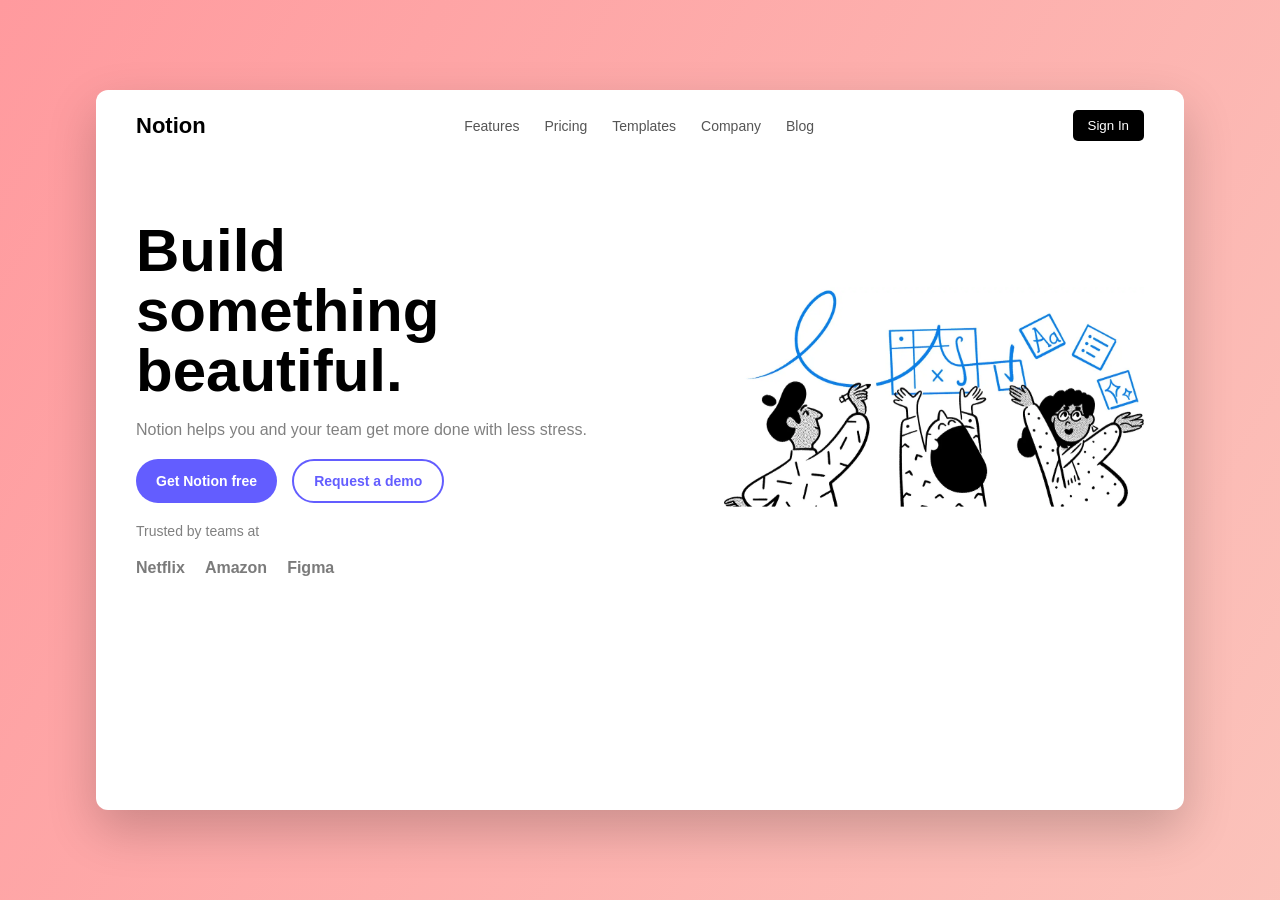
<file: assignment/index.html>
<!DOCTYPE html>
<html lang="en">
<head>
<meta charset="UTF-8">
<meta name="viewport" content="width=device-width, initial-scale=1.0">
<title>Notion Style Landing Page</title>

<style>

* {
  margin: 0;
  padding: 0;
  box-sizing: border-box;
  font-family: Arial, sans-serif;
}


body {
  height: 100vh;
  background: linear-gradient(120deg, #ff9a9e, #fad0c4, #a1c4fd, #c2e9fb);
  background-size: 400% 400%;
  animation: gradientBG 12s ease infinite;
  display: flex;
  justify-content: center;
  align-items: center;
}


@keyframes gradientBG {
  0% { background-position: 0% 50%; }
  50% { background-position: 100% 50%; }
  100% { background-position: 0% 50%; }
}


.container {
  width: 85%;
  height: 80vh;
  background: white;
  border-radius: 12px;
  box-shadow: 0 20px 50px rgba(0,0,0,0.2);
  padding: 20px 40px;
}


nav {
  display: flex;
  justify-content: space-between;
  align-items: center;
}

nav h2 {
  font-size: 22px;
}

nav ul {
  list-style: none;
  display: flex;
  gap: 25px;
}

nav ul li {
  font-size: 14px;
  color: #555;
  cursor: pointer;
}

nav ul li:hover {
  color: black;
}

nav button {
  padding: 8px 15px;
  border: none;
  background: black;
  color: white;
  border-radius: 5px;
  cursor: pointer;
}


.hero {
  display: flex;
  justify-content: space-between;
  align-items: center;
  margin-top: 80px;
}


.hero-text h1 {
  font-size: 60px;
  font-weight: bold;
  line-height: 1;
}

.hero-text p {
  color: gray;
  margin: 20px 0;
}


.cta-buttons {
  display: flex;
  gap: 15px;
  margin-top: 20px;
}

.btn-primary {
  padding: 12px 20px;
  background: #635dff;
  color: white;
  border: none;
  border-radius: 25px;
  font-size: 14px;
  cursor: pointer;
  font-weight: bold;
}

.btn-secondary {
  padding: 12px 20px;
  background: transparent;
  color: #635dff;
  border: 2px solid #635dff;
  border-radius: 25px;
  font-size: 14px;
  cursor: pointer;
  font-weight: bold;
}


.trusted-text {
  margin-top: 25px;
  font-size: 14px;
  color: gray;
}

.brands {
  display: flex;
  gap: 20px;
  margin-top: 10px;
  font-size: 16px;
  font-weight: bold;
  color: #444;
}

.brands span {
  opacity: 0.7;
}


.hero-illustration img {
  width: 420px;
  max-width: 100%;
  animation: float 4s ease-in-out infinite;
}


@keyframes float {
  0%,100% { transform: translateY(0); }
  50% { transform: translateY(-15px); }
}


@media (max-width: 900px) {
  .hero {
    flex-direction: column;
    text-align: center;
  }
  .hero-text h1 {
    font-size: 40px;
  }
  .cta-buttons {
    justify-content: center;
  }
}
</style>
</head>

<body>

<div class="container">


  <nav>
    <h2>Notion</h2>
    <ul>
      <li>Features</li>
      <li>Pricing</li>
      <li>Templates</li>
      <li>Company</li>
      <li>Blog</li>
    </ul>
    <button>Sign In</button>
  </nav>


  <div class="hero">


    <div class="hero-text">
      <h1>Build<br>something<br>beautiful.</h1>
      <p>Notion helps you and your team get more done with less stress.</p>


      <div class="cta-buttons">
        <button class="btn-primary">Get Notion free</button>
        <button class="btn-secondary">Request a demo</button>
      </div>

      
      <p class="trusted-text">Trusted by teams at</p>
      <div class="brands">
        <span>Netflix</span>
        <span>Amazon</span>
        <span>Figma</span>
      </div>
    </div>

    
    <div class="hero-illustration">
      <img src="illustration.jpg" alt="Hero Illustration">
    </div>

  </div>

</div>

</body>
</html>
</file>
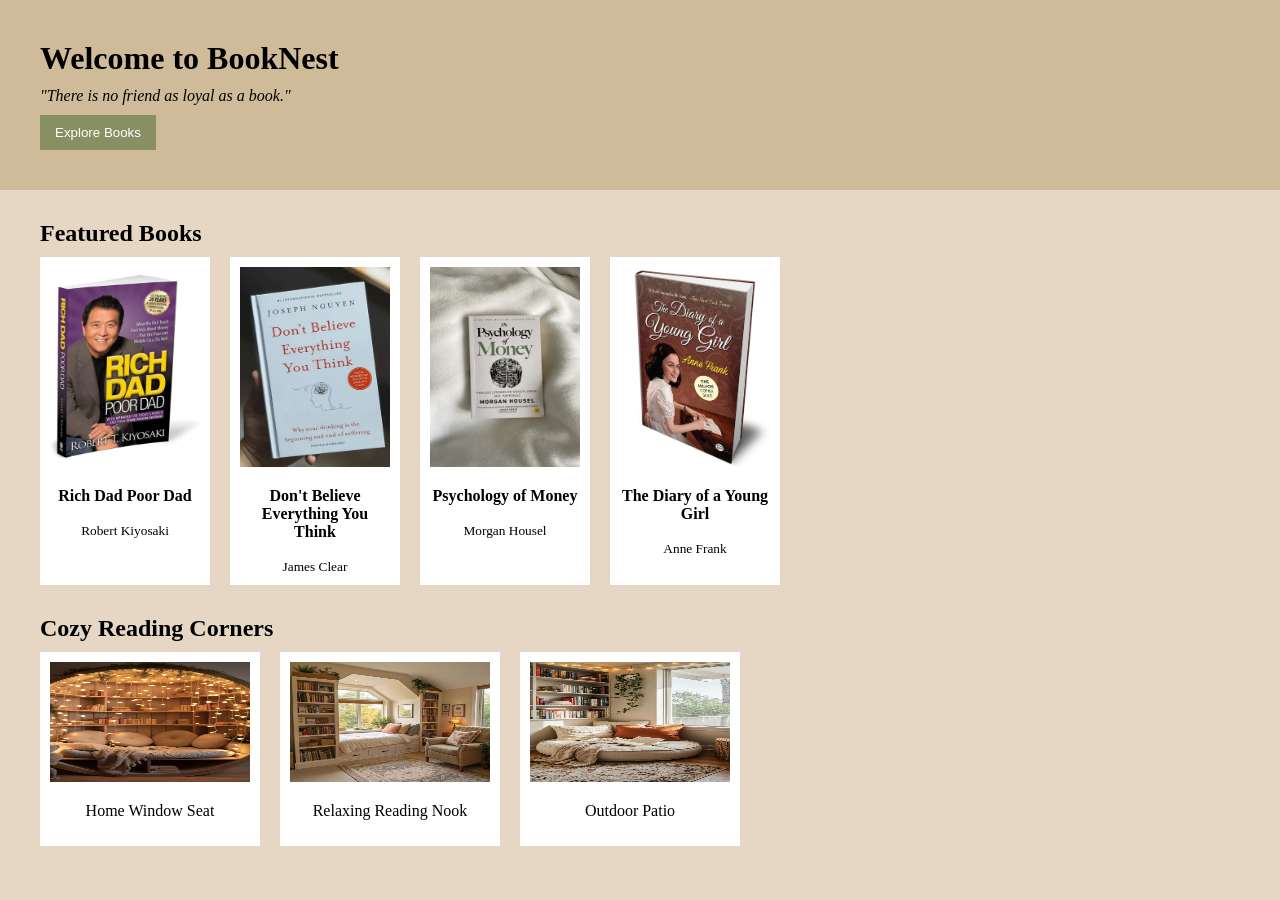
<file: bookshop/index.html>
<!DOCTYPE html>
<html lang="en">
<head>
  <meta charset="UTF-8">
  <title>BookNest</title>
  <style>
    body {
      margin: 0;
      font-family: italic;
      background-color: #e5d7c4;
    }

    .hero {
      background-color: #cfbb99;
      padding: 40px;
      display: flex;
      justify-content: space-between;
      align-items: center;
    }

    .hero-text h1 {
      margin: 0;
      font-size: 32px;
    }

    .hero-text p {
      font-style: italic;
      margin: 10px 0;
    }

    .hero-text button {
      padding: 10px 15px;
      border: none;
      background-color: #889063;
      color: white;
      cursor: pointer;
    }

    
    h2 {
      margin: 30px 40px 10px;
    }

    
    .books {
      display: flex;
      gap: 20px;
      padding: 0 40px;
    }

    .book {
      background: white;
      padding: 10px;
      text-align: center;
      width: 150px;
    }

    .book img {
      width: 100%;
      height: 200px;
      background-color:#354024;
    }

    
    .corners {
      display: flex;
      gap: 20px;
      padding: 0 40px 40px;
    }

    .corner {
      background: white;
      padding: 10px;
      width: 200px;
      text-align: center;
    }

    .corner img {
      width: 100%;
      height: 120px;
      background-color: #4c3d19;
    }
    .book a {
    text-decoration: none;
    color: black;
  }

  .book a:hover {
    opacity: 0.8;
  }
  </style>
</head>

<body>

  
  <div class="hero">
    <div class="hero-text">
      <h1>Welcome to BookNest</h1>
      <p>"There is no friend as loyal as a book."</p>
      <button>Explore Books</button>
    </div>
  </div>

  
  <h2>Featured Books</h2>
  <div class="books">
    <div class="book">
      <a href="https://www.amazon.in/Rich-Dad-Poor-Middle-Anniversary/dp/1612681131/ref=sr_1_3?crid=1Z3PMQ1BMDI82&dib=eyJ2IjoiMSJ9.[base64].j4wtEblmUwf6RX0jD6FVUX68oziOSlbBLEihW9vPo9Q&dib_tag=se&keywords=rich+dad+poor+dad+book+in+english&qid=1771826501&sprefix=rich%2Caps%2C441&sr=8-3" target="_blank">
      <img src="dance.jpg" class="profile-pic" alt="LinkedIn Profile">
      <p><b>Rich Dad Poor Dad</b></p>
      </a>
      <small>Robert Kiyosaki</small>
    </div>

    <div class="book">
      <a href="https://www.amazon.in/Dont-Believe-Everything-You-Think/dp/935543135X/ref=sr_1_5?crid=NVSWOTRDZLNN&dib=eyJ2IjoiMSJ9.[base64].Td3jkRtI125P1KYPQ6uK2M02fBzbX7ec9z4RE2rg_mw&dib_tag=se&keywords=book+for+reading&qid=1771826607&sprefix=book+for+rea%2Caps%2C450&sr=8-5" target="_blank">
      <img src="fire.jpg" class="profile-pic" alt="book link">
      <p><b>Don't Believe Everything You Think</b></p>
      </a>
      <small>James Clear</small>
    </div>

    <div class="book">
      <a href="https://www.amazon.in/Psychology-Money-Morgan-Housel/dp/9390166268/ref=sr_1_7?crid=NVSWOTRDZLNN&dib=eyJ2IjoiMSJ9.[base64].Td3jkRtI125P1KYPQ6uK2M02fBzbX7ec9z4RE2rg_mw&dib_tag=se&keywords=book+for+reading&qid=1771826607&sprefix=book+for+rea%2Caps%2C450&sr=8-7" target="_blank">
      <img src="goblet.jpg" class="profile-pic" alt="book link">
      <p><b>Psychology of Money</b></p>
      </a>
      <small>Morgan Housel</small>
    </div>

    <div class="book">
       <a href="https://www.amazon.in/Diary-Young-Girl-Anne-Frank/dp/8172345194/ref=sr_1_21?crid=NVSWOTRDZLNN&dib=eyJ2IjoiMSJ9.MryVBHOJMXG3Ixpl1O1IphXsYdBo_ktfRqYO2WJ9AOvGjHj071QN20LucGBJIEps.V1sBwZjvcXPXSNMhLzNgWAo8br2B8FXuODuK6t4Seis&dib_tag=se&keywords=book+for+reading&qid=1771826844&sprefix=book+for+rea%2Caps%2C450&sr=8-21&xpid=mCo9CG5Y2gD5L">
      <img src="crime.jpg" class="profile-pic" alt="book link">
      <p><b>The Diary of a Young Girl</b></p>
      </a>
      <small>Anne Frank</small>
    </div>
  </div>

  
  <h2>Cozy Reading Corners</h2>
  <div class="corners">
    <div class="corner">
      <img src="window.jpg" class="profile-pic" alt="">
      <p>Home Window Seat</p>
    </div>

    <div class="corner">
      <img src="nook.jpg" class="profile-pic" alt="">
      <p>Relaxing Reading Nook</p>
    </div>

    <div class="corner">
      <img src="outside.jpg" class="profile-pic" alt="">
      <p>Outdoor Patio</p>
    </div>
  </div>
  
</body>
</html>
</file>
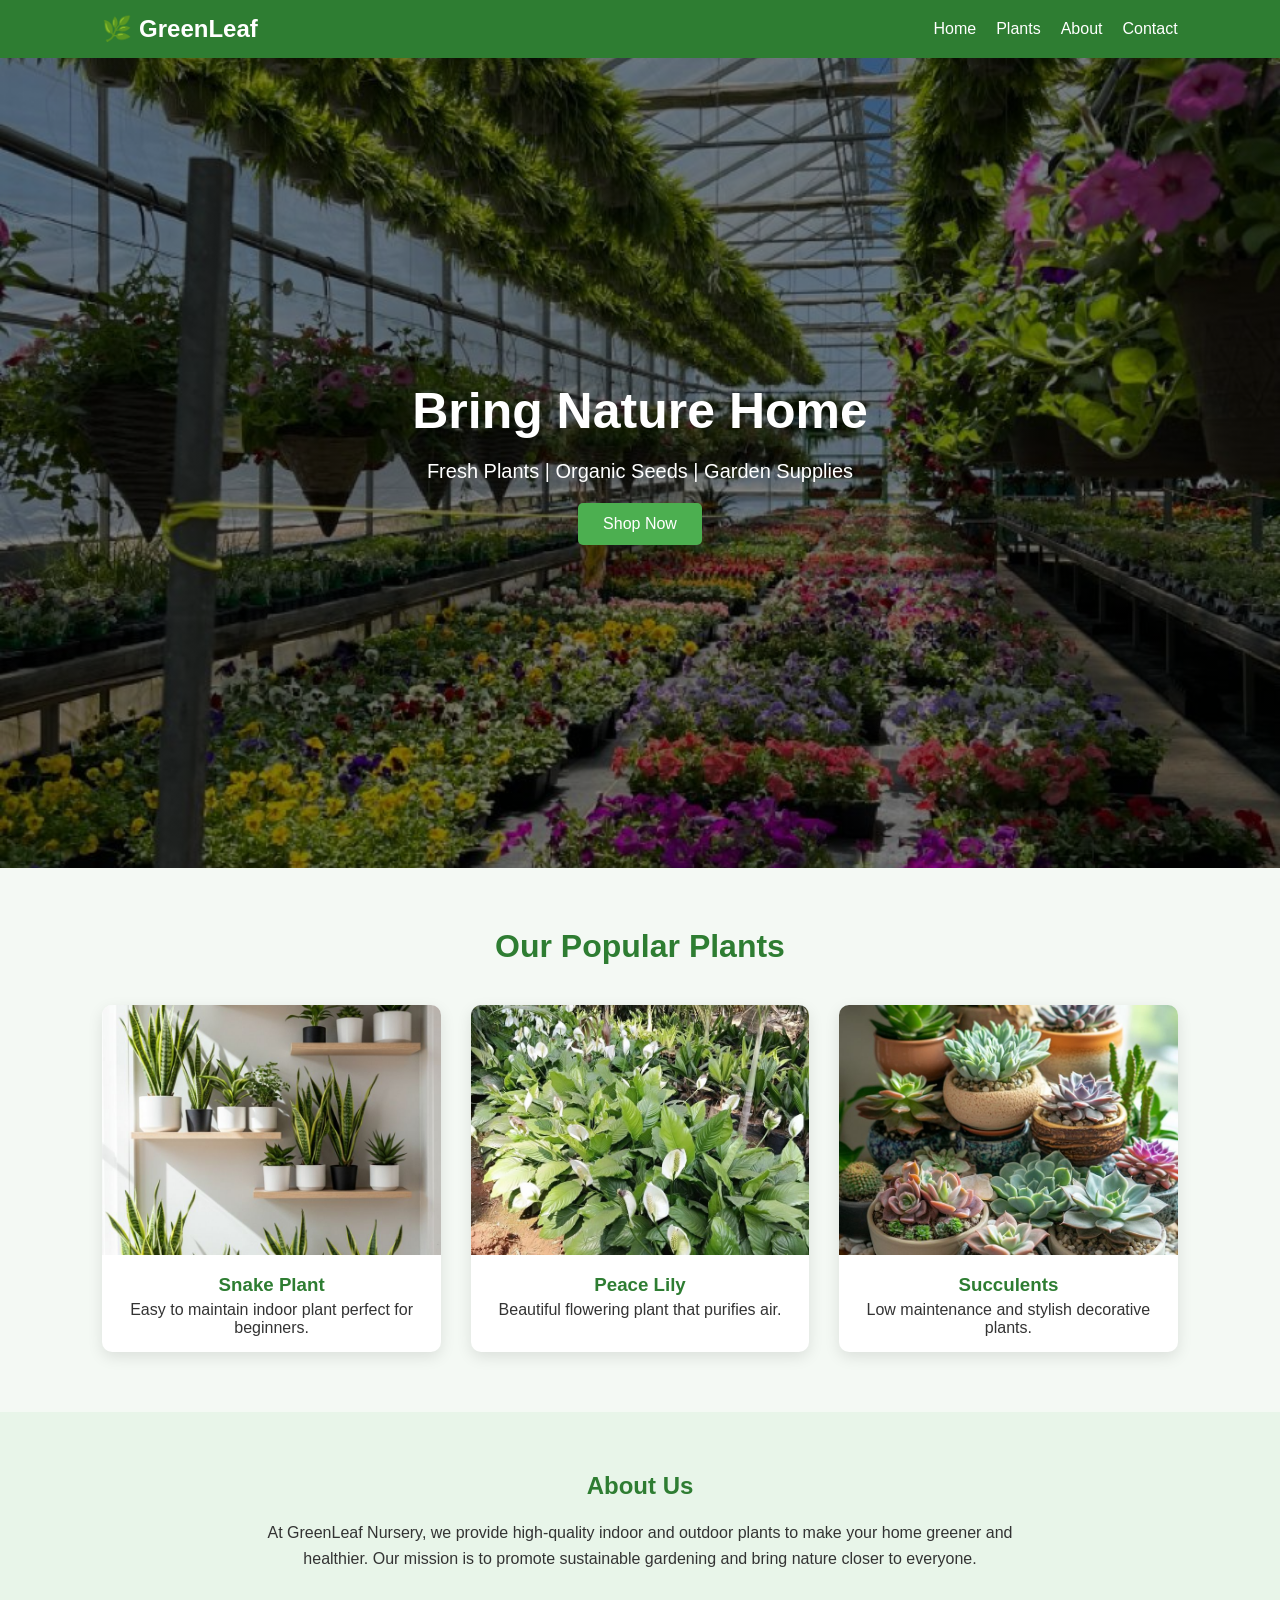
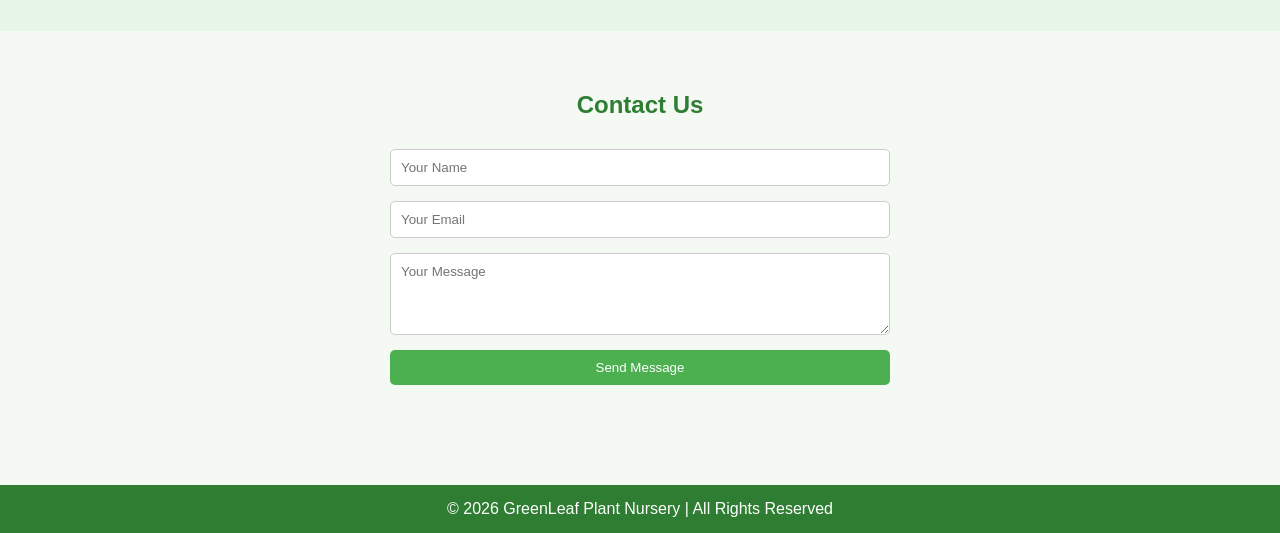
<file: nursery/index.html>
<!DOCTYPE html>
<html lang="en">
<head>
<meta charset="UTF-8">
<meta name="viewport" content="width=device-width, initial-scale=1.0">
<title>GreenLeaf Plant Nursery</title>

<style>

/* ===== GLOBAL STYLES ===== */
*{
    margin:0;
    padding:0;
    box-sizing:border-box;
    font-family: 'Segoe UI', sans-serif;
}

body{
    background:#f4f9f4;
    color:#333;
}

a{
    text-decoration:none;
    color:inherit;
}

/* ===== NAVBAR ===== */
nav{
    background:#2e7d32;
    color:white;
    padding:15px 8%;
    display:flex;
    justify-content:space-between;
    align-items:center;
}

nav h1{
    font-size:24px;
}

nav ul{
    list-style:none;
    display:flex;
    gap:20px;
}

nav ul li{
    cursor:pointer;
    transition:0.3s;
}

nav ul li:hover{
    color:#c8e6c9;
}

/* ===== HERO SECTION ===== */
.hero{
    height:90vh;
    background:linear-gradient(rgba(0,0,0,0.5), rgba(0,0,0,0.5)),
    url("nursery.jpeg") no-repeat;
    background-size:cover;
    background-position:center;
    display:flex;
    justify-content:center;
    align-items:center;
    text-align:center;
    color:white;
    padding:20px;
}

.hero h2{
    font-size:50px;
    margin-bottom:20px;
}

.hero p{
    font-size:20px;
    margin-bottom:20px;
}

.hero button{
    padding:12px 25px;
    border:none;
    background:#4caf50;
    color:white;
    font-size:16px;
    cursor:pointer;
    border-radius:5px;
    transition:0.3s;
}

.hero button:hover{
    background:#388e3c;
}

/* ===== PLANTS SECTION ===== */
.plants{
    padding:60px 8%;
    text-align:center;
}

.plants h2{
    margin-bottom:40px;
    font-size:32px;
    color:#2e7d32;
}

.plant-container{
    display:grid;
    grid-template-columns:repeat(auto-fit, minmax(250px, 1fr));
    gap:30px;
}

.card{
    background:white;
    border-radius:10px;
    overflow:hidden;
    box-shadow:0 5px 15px rgba(0,0,0,0.1);
    transition:0.3s;
}

.card:hover{
    transform:translateY(-10px);
}

.card img{
    width:100%;
    height:250px;
    object-fit:cover;
}

.card h3{
    padding:15px 0 5px;
    color:#2e7d32;
}

.card p{
    padding:0 15px 15px;
}

/* ===== ABOUT SECTION ===== */
.about{
    background:#e8f5e9;
    padding:60px 8%;
    text-align:center;
}

.about h2{
    margin-bottom:20px;
    color:#2e7d32;
}

.about p{
    max-width:800px;
    margin:auto;
    line-height:1.6;
}

/* ===== CONTACT SECTION ===== */
.contact{
    padding:60px 8%;
    text-align:center;
}

.contact h2{
    margin-bottom:30px;
    color:#2e7d32;
}

.contact form{
    max-width:500px;
    margin:auto;
    display:flex;
    flex-direction:column;
    gap:15px;
}

.contact input,
.contact textarea{
    padding:10px;
    border:1px solid #ccc;
    border-radius:5px;
}

.contact button{
    padding:10px;
    border:none;
    background:#4caf50;
    color:white;
    border-radius:5px;
    cursor:pointer;
}

.contact button:hover{
    background:#388e3c;
}

/* ===== FOOTER ===== */
footer{
    background:#2e7d32;
    color:white;
    text-align:center;
    padding:15px;
    margin-top:40px;
}

/* ===== RESPONSIVE ===== */
@media(max-width:768px){
    .hero h2{
        font-size:32px;
    }
}

</style>
</head>

<body>

<!-- ===== NAVBAR ===== -->
<nav>
    <h1>🌿 GreenLeaf</h1>
    <ul>
        <li>Home</li>
        <li>Plants</li>
        <li>About</li>
        <li>Contact</li>
    </ul>
</nav>

<!-- ===== HERO ===== -->
<section class="hero">
    <div>
        <h2>Bring Nature Home</h2>
        <p>Fresh Plants | Organic Seeds | Garden Supplies</p>
        <button>Shop Now</button>
    </div>
</section>

<!-- ===== PLANTS ===== -->
<section class="plants">
    <h2>Our Popular Plants</h2>
    <div class="plant-container">

        <div class="card">
            <img src="snake.jpg">
            <h3>Snake Plant</h3>
            <p>Easy to maintain indoor plant perfect for beginners.</p>
        </div>

        <div class="card">
            <img src="lily.jpg">
            <h3>Peace Lily</h3>
            <p>Beautiful flowering plant that purifies air.</p>
        </div>

        <div class="card">
            <img src="Suculente.jpg">
            <h3>Succulents</h3>
            <p>Low maintenance and stylish decorative plants.</p>
        </div>

    </div>
</section>

<!-- ===== ABOUT ===== -->
<section class="about">
    <h2>About Us</h2>
    <p>
        At GreenLeaf Nursery, we provide high-quality indoor and outdoor plants
        to make your home greener and healthier. Our mission is to promote
        sustainable gardening and bring nature closer to everyone.
    </p>
</section>

<!-- ===== CONTACT ===== -->
<section class="contact">
    <h2>Contact Us</h2>
    <form>
        <input type="text" placeholder="Your Name" required>
        <input type="email" placeholder="Your Email" required>
        <textarea rows="4" placeholder="Your Message"></textarea>
        <button type="submit">Send Message</button>
    </form>
</section>

<!-- ===== FOOTER ===== -->
<footer>
    © 2026 GreenLeaf Plant Nursery | All Rights Reserved
</footer>

</body>
</html>
</file>
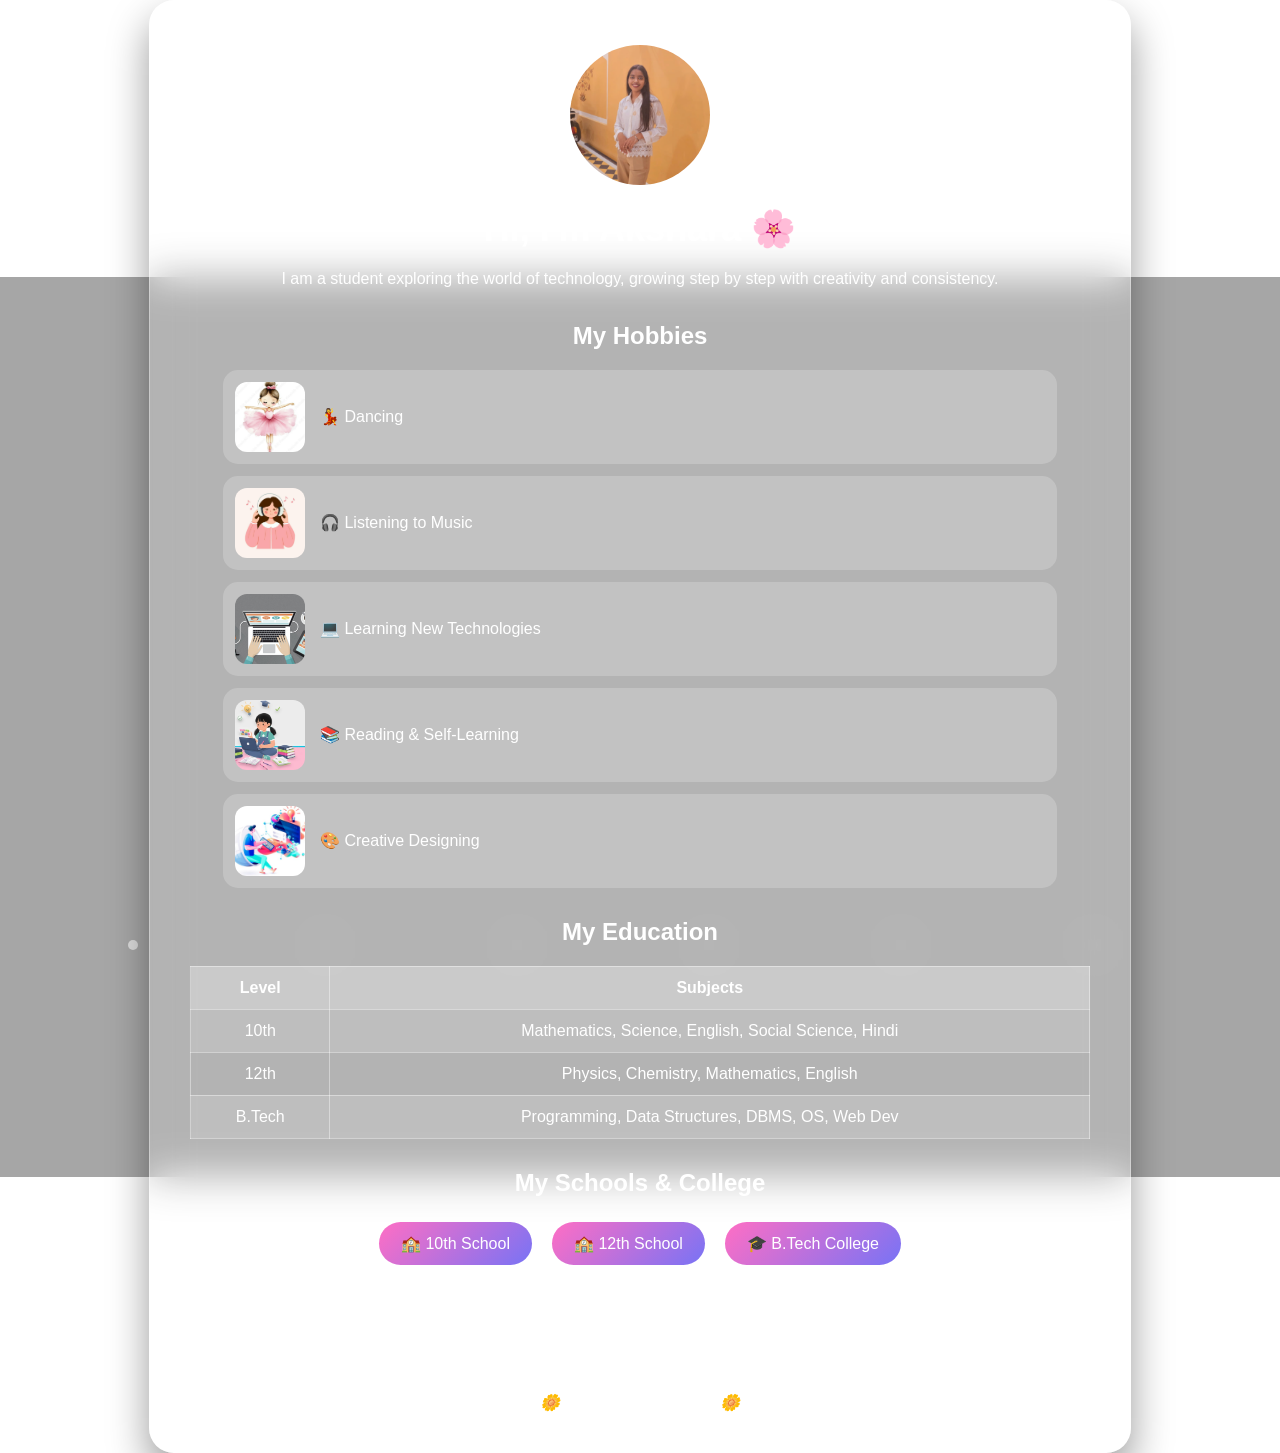
<file: personal-website/index.html>
<!DOCTYPE html>
<html lang="en">
<head>
<meta charset="UTF-8">
<title>Akshara | Personal Website</title>

<style>

/* ===== Background Video ===== */
.bg-video {
    position: fixed;
    top: 0;
    left: 0;
    width: 100%;
    height: 100%;
    object-fit: cover;
    z-index: -3;
}

/* Dark overlay */
.overlay {
    position: fixed;
    width: 100%;
    height: 100%;
    background: rgba(0,0,0,0.35);
    z-index: -2;
}

/* ===== Floating Particles ===== */
.particles span {
    position: fixed;
    bottom: -50px;
    width: 10px;
    height: 10px;
    background: rgba(255,255,255,0.6);
    border-radius: 50%;
    animation: float 15s linear infinite;
    z-index: -1;
}

.particles span:nth-child(1){ left:10%; animation-duration:12s;}
.particles span:nth-child(2){ left:25%; animation-duration:18s;}
.particles span:nth-child(3){ left:40%; animation-duration:10s;}
.particles span:nth-child(4){ left:55%; animation-duration:14s;}
.particles span:nth-child(5){ left:70%; animation-duration:20s;}
.particles span:nth-child(6){ left:85%; animation-duration:16s;}

@keyframes float {
    0% { transform: translateY(0) scale(1); opacity:1; }
    100% { transform: translateY(-110vh) scale(0.5); opacity:0; }
}

/* ===== Body ===== */
body {
    margin: 0;
    font-family: 'Segoe UI', Tahoma, sans-serif;
    display: flex;
    justify-content: center;
    align-items: center;
    min-height: 100vh;
}

/* ===== Glass Container ===== */
.container {
    backdrop-filter: blur(20px);
    background: rgba(255,255,255,0.15);
    border: 1px solid rgba(255,255,255,0.3);
    padding: 40px;
    border-radius: 25px;
    width: 85%;
    max-width: 900px;
    text-align: center;
    color: white;
    box-shadow: 0 20px 40px rgba(0,0,0,0.4);

    /* Entry Animation */
    animation: fadeUp 1.5s ease forwards;
    opacity: 0;
    transform: translateY(40px);
}

@keyframes fadeUp {
    to {
        opacity: 1;
        transform: translateY(0);
    }
}

/* ===== Profile ===== */
.profile-img {
    width: 140px;
    height: 140px;
    border-radius: 50%;
    border: 4px solid white;
    object-fit: cover;
    transition: transform 0.4s;
}

.profile-img:hover {
    transform: scale(1.1) rotate(5deg);
}

/* Text */
h1 { font-size: 36px; margin: 15px 0; }
h2 { margin-top: 30px; }
p { line-height: 1.6; }

/* ===== Hobbies ===== */
ul {
    list-style: none;
    padding: 0;
}

.hobby-item {
    background: rgba(255,255,255,0.2);
    margin: 12px auto;
    padding: 12px;
    border-radius: 15px;
    width: 90%;
    display: flex;
    align-items: center;
    gap: 15px;
    transition: 0.3s;
}

.hobby-item:hover {
    background: rgba(255,255,255,0.35);
    transform: scale(1.05);
}

.hobby-img {
    width: 70px;
    height: 70px;
    border-radius: 12px;
    object-fit: cover;
}

/* ===== Table ===== */
table {
    width: 100%;
    border-collapse: collapse;
    margin-top: 20px;
}

th, td {
    padding: 12px;
    border: 1px solid rgba(255,255,255,0.4);
}

th {
    background: rgba(255,255,255,0.3);
}

tr:nth-child(even) {
    background: rgba(255,255,255,0.15);
}

/* ===== Buttons ===== */
.edu-buttons {
    margin-top: 25px;
    display: flex;
    justify-content: center;
    gap: 20px;
    flex-wrap: wrap;
}

.edu-btn {
    padding: 12px 22px;
    border-radius: 25px;
    border: none;
    font-size: 16px;
    cursor: pointer;
    color: white;
    background: linear-gradient(135deg, #ff6ec4, #7873f5);
    transition: 0.3s;
}

.edu-btn:hover {
    transform: translateY(-5px);
    box-shadow: 0 10px 25px rgba(0,0,0,0.5);
}

.footer {
    margin-top: 25px;
    font-style: italic;
}

a { text-decoration: none; }

</style>
</head>

<body>

<!-- Background Video -->
<video autoplay muted loop class="bg-video">
    <source src="waterlily.mp4" type="video/mp4">
</video>

<div class="overlay"></div>

<!-- Floating Particles -->
<div class="particles">
    <span></span><span></span><span></span>
    <span></span><span></span><span></span>
</div>

<div class="container">

<a href="https://www.linkedin.com/in/akshara-tanted-3aaab2387" target="_blank">
<img src="me.jpeg" alt="Akshara" class="profile-img">
</a>

<h1>Hi, I'm Akshara 🌸</h1>

<p>
I am a student exploring the world of technology,
growing step by step with creativity and consistency.
</p>

<h2>My Hobbies</h2>
<ul>
<li class="hobby-item"><img src="img1.jpeg" class="hobby-img"> 💃 Dancing</li>
<li class="hobby-item"><img src="img2.jpeg" class="hobby-img"> 🎧 Listening to Music</li>
<li class="hobby-item"><img src="img3.jpeg" class="hobby-img"> 💻 Learning New Technologies</li>
<li class="hobby-item"><img src="img4.jpeg" class="hobby-img"> 📚 Reading & Self-Learning</li>
<li class="hobby-item"><img src="img5.jpeg" class="hobby-img"> 🎨 Creative Designing</li>
</ul>

<h2>My Education</h2>
<table>
<tr><th>Level</th><th>Subjects</th></tr>
<tr><td>10th</td><td>Mathematics, Science, English, Social Science, Hindi</td></tr>
<tr><td>12th</td><td>Physics, Chemistry, Mathematics, English</td></tr>
<tr><td>B.Tech</td><td>Programming, Data Structures, DBMS, OS, Web Dev</td></tr>
</table>

<h2>My Schools & College</h2>
<div class="edu-buttons">
<a href="https://stpaulujjain.com" target="_blank"><button class="edu-btn">🏫 10th School</button></a>
<a href="https://www.modelschoolujjain.com" target="_blank"><button class="edu-btn">🏫 12th School</button></a>
<a href="https://itmbtech.com" target="_blank"><button class="edu-btn">🎓 B.Tech College</button></a>
</div>

<h2>About My Journey</h2>
<p>
Like a water lily blooming on calm water,
I believe in patient learning and consistent growth.
</p>

<div class="footer">
🌼 Thank you for visiting 🌼
</div>

</div>

</body>
</html>
</file>
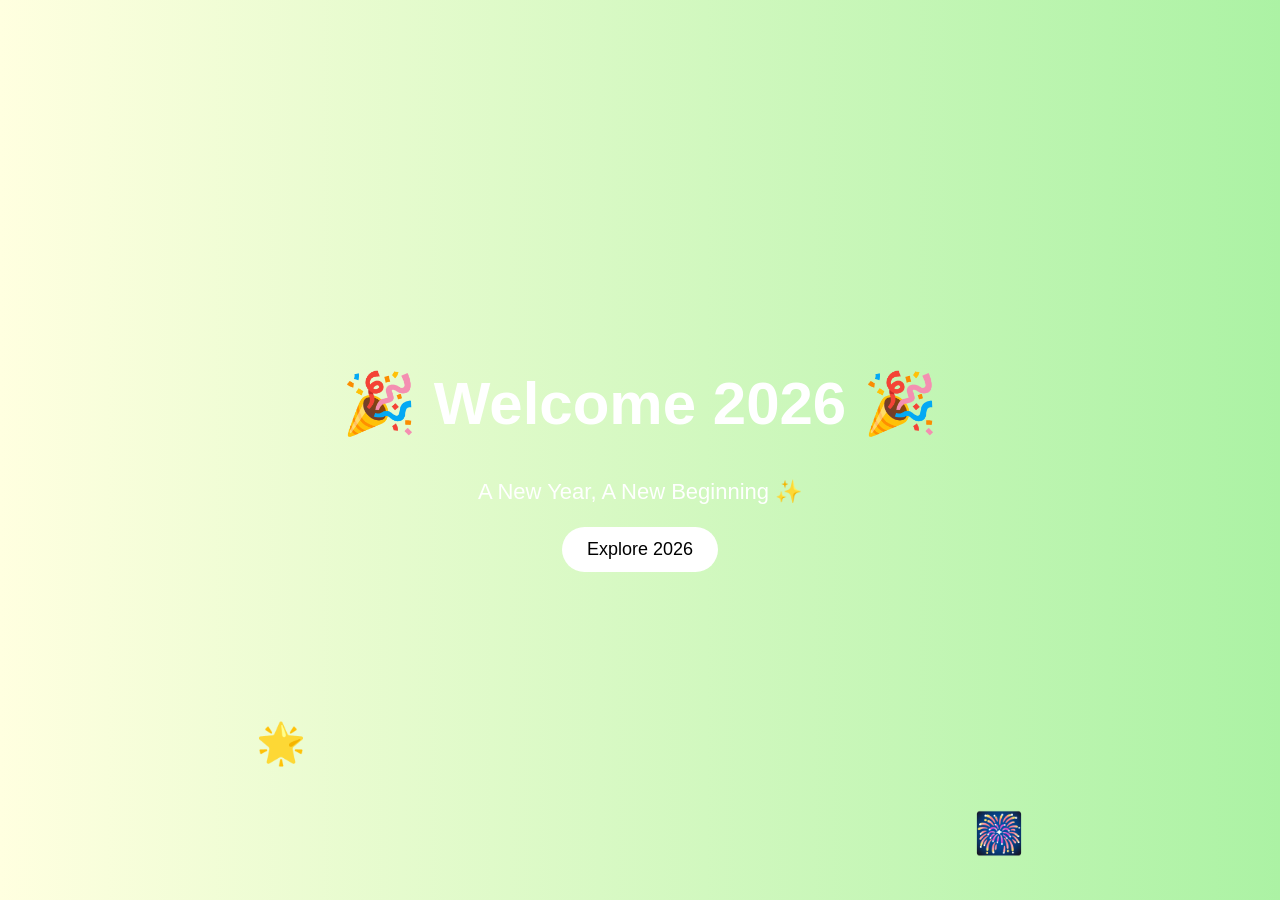
<file: vision board/index.html>
<!DOCTYPE html>
<html lang="en">
<head>
    <meta charset="UTF-8">
    <title>Welcome 2026</title>
    <link rel="stylesheet" href="style.css">
</head>
<body>

<!-- Background Music -->
<audio id="bgMusic" loop>
    <source src="vision.mp3" type="audio/mpeg">
</audio>

<div class="container">
    <h1 class="year">🎉 Welcome 2026 🎉</h1>
    <p class="msg">A New Year, A New Beginning ✨</p>

    <button class="btn" onclick="showVision(); playMusic();">
        Explore 2026
    </button>
</div>

<div class="floating">🌟</div>
<div class="floating2">🎆</div>

<!-- Vision Board Popup -->
<div id="visionBoard" class="vision-board">
    <div class="vision-content">
        <h2>🌟 My Vision Board 2026 🌟</h2>

        <!-- Music Button BELOW heading -->
        <button class="music-btn" onclick="playMusic()">🎵 Play Music</button>

        <div class="vision-grid">
            <div class="vision-card"><img src="pic1.jpg"></div>
            <div class="vision-card"><img src="pic2.jpg"></div>
            <div class="vision-card"><img src="pic3.jpg"></div>
            <div class="vision-card"><img src="pic4.jpg"></div>
            <div class="vision-card"><img src="pic5.jpg"></div>
            <div class="vision-card"><img src="pic6.jpg"></div>
            <div class="vision-card"><img src="pic7.jpg"></div>
            <div class="vision-card"><img src="pic8.jpg"></div>
            <div class="vision-card"><img src="pic9.jpg"></div>
            <div class="vision-card"><img src="pic10.jpg"></div>
        </div>

        <button onclick="closeVision()">Close</button>
    </div>
</div>

<script src="script.js"></script>
</body>
</html>
</file>
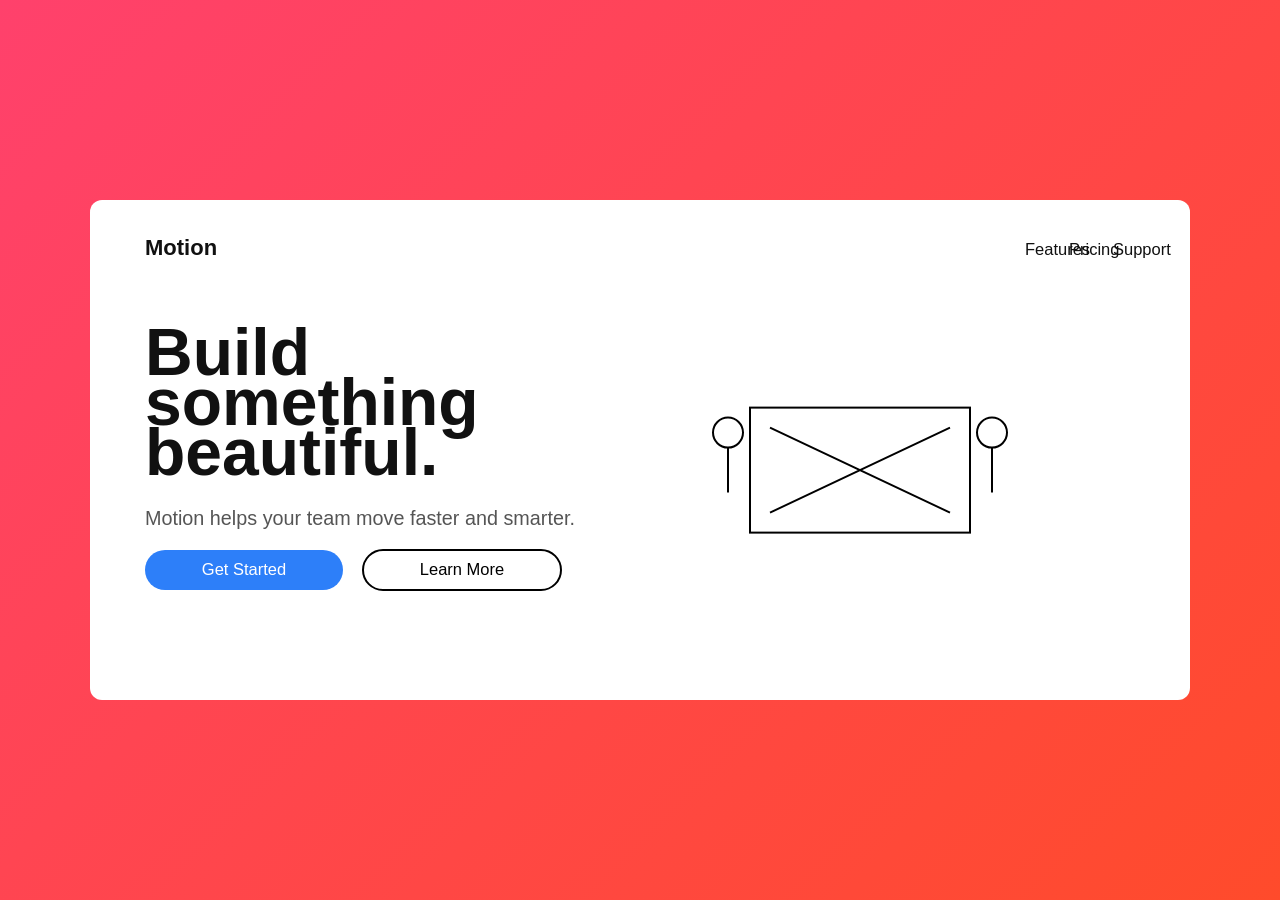
<file: assignment/code.html>
<!DOCTYPE html>
<html>
<head>
<meta name="viewport" content="width=device-width, initial-scale=1.0">
<title>Responsive Canvas Hero</title>

<style>
body {
  margin: 0;
  height: 100vh;
  display: flex;
  justify-content: center;
  align-items: center;

  background: linear-gradient(135deg, #ff416c, #ff4b2b, #6a11cb, #2575fc);
  background-size: 300% 300%;
  animation: gradientMove 8s ease infinite;
}

@keyframes gradientMove {
  0% { background-position: 0% 50%; }
  50% { background-position: 100% 50%; }
  100% { background-position: 0% 50%; }
}

canvas {
  width: 1100px;
  height: 500px;
  max-width: 95%;
  border-radius: 12px;
}

/* MEDIA QUERIES */
@media (max-width: 992px) {
  canvas { width: 900px; height: 450px; }
}

@media (max-width: 768px) {
  canvas { width: 95%; height: 500px; }
}

@media (max-width: 480px) {
  canvas { width: 100%; height: 600px; }
}
</style>
</head>

<body>

<canvas id="heroCanvas"></canvas>

<script>
const canvas = document.getElementById("heroCanvas");
const ctx = canvas.getContext("2d");

function resizeCanvas() {
  const dpr = window.devicePixelRatio || 1;
  canvas.width = canvas.clientWidth * dpr;
  canvas.height = canvas.clientHeight * dpr;
  ctx.setTransform(dpr,0,0,dpr,0,0);
  drawLayout();
}

/* Rounded Rectangle */
function roundRect(x, y, w, h, r) {
  ctx.beginPath();
  ctx.moveTo(x + r, y);
  ctx.arcTo(x + w, y, x + w, y + h, r);
  ctx.arcTo(x + w, y + h, x, y + h, r);
  ctx.arcTo(x, y + h, x, y, r);
  ctx.arcTo(x, y, x + w, y, r);
  ctx.closePath();
}

/* Floating animation variable */
let t = 0;

function drawLayout(floatY = 0) {
  const w = canvas.clientWidth;
  const h = canvas.clientHeight;

  ctx.clearRect(0, 0, w, h);

  /* White Card */
  ctx.shadowColor = "rgba(0,0,0,0.2)";
  ctx.shadowBlur = 30;
  ctx.fillStyle = "white";
  ctx.fillRect(0, 0, w, h);
  ctx.shadowBlur = 0;

  const padding = w * 0.05;

  /* Navbar */
  ctx.fillStyle = "#111";
  ctx.font = `bold ${w * 0.02}px Arial`;
  ctx.fillText("Motion", padding, padding);

  ctx.font = `${w * 0.015}px Arial`;
  ctx.fillText("Features", w - padding * 3, padding);
  ctx.fillText("Pricing", w - padding * 2.2, padding);
  ctx.fillText("Support", w - padding * 1.4, padding);

  /* Hero Heading */
  ctx.fillStyle = "#111";
  ctx.font = `bold ${w * 0.06}px Arial`;
  ctx.fillText("Build", padding, h * 0.35);
  ctx.fillText("something", padding, h * 0.45);
  ctx.fillText("beautiful.", padding, h * 0.55);

  /* Paragraph */
  ctx.fillStyle = "#555";
  ctx.font = `${w * 0.018}px Arial`;
  ctx.fillText("Motion helps your team move faster and smarter.", padding, h * 0.65);

  /* Buttons */
  const btnWidth = w * 0.18;
  const btnHeight = h * 0.08;

  ctx.textAlign = "center";
  ctx.textBaseline = "middle";

  /* Primary Button */
  ctx.fillStyle = "#2d7ff9";
  roundRect(padding, h * 0.7, btnWidth, btnHeight, 20);
  ctx.fill();

  ctx.fillStyle = "#fff";
  ctx.font = `${w * 0.015}px Arial`;
  ctx.fillText("Get Started", padding + btnWidth/2, h * 0.7 + btnHeight/2);

  /* Secondary Button */
  ctx.strokeStyle = "#000";
  roundRect(padding + btnWidth + 20, h * 0.7, btnWidth, btnHeight, 20);
  ctx.stroke();

  ctx.fillStyle = "#000";
  ctx.fillText("Learn More", padding + btnWidth + 20 + btnWidth/2, h * 0.7 + btnHeight/2);

  ctx.textAlign = "left";
  ctx.textBaseline = "alphabetic";

  /* Right Illustration Floating */
  const boardX = w * 0.6;
  const boardY = h * 0.4 + floatY;
  const boardW = w * 0.2;
  const boardH = h * 0.25;

  ctx.strokeStyle = "#000";
  ctx.lineWidth = 2;
  ctx.strokeRect(boardX, boardY, boardW, boardH);

  /* X inside board */
  ctx.beginPath();
  ctx.moveTo(boardX + 20, boardY + 20);
  ctx.lineTo(boardX + boardW - 20, boardY + boardH - 20);
  ctx.moveTo(boardX + boardW - 20, boardY + 20);
  ctx.lineTo(boardX + 20, boardY + boardH - 20);
  ctx.stroke();

  /* Characters */
  function person(x,y){
    ctx.beginPath();
    ctx.arc(x, y, 15, 0, Math.PI * 2);
    ctx.stroke();
    ctx.beginPath();
    ctx.moveTo(x, y+15);
    ctx.lineTo(x, y+60);
    ctx.stroke();
  }

  person(w * 0.58, h * 0.45 + floatY);
  person(w * 0.82, h * 0.45 + floatY);
}

/* Floating Animation */
function animate() {
  t += 0.02;
  const floatY = Math.sin(t) * 8;
  drawLayout(floatY);
  requestAnimationFrame(animate);
}

/* Start */
resizeCanvas();
animate();
window.addEventListener("resize", resizeCanvas);
</script>

</body>
</html>
</file>
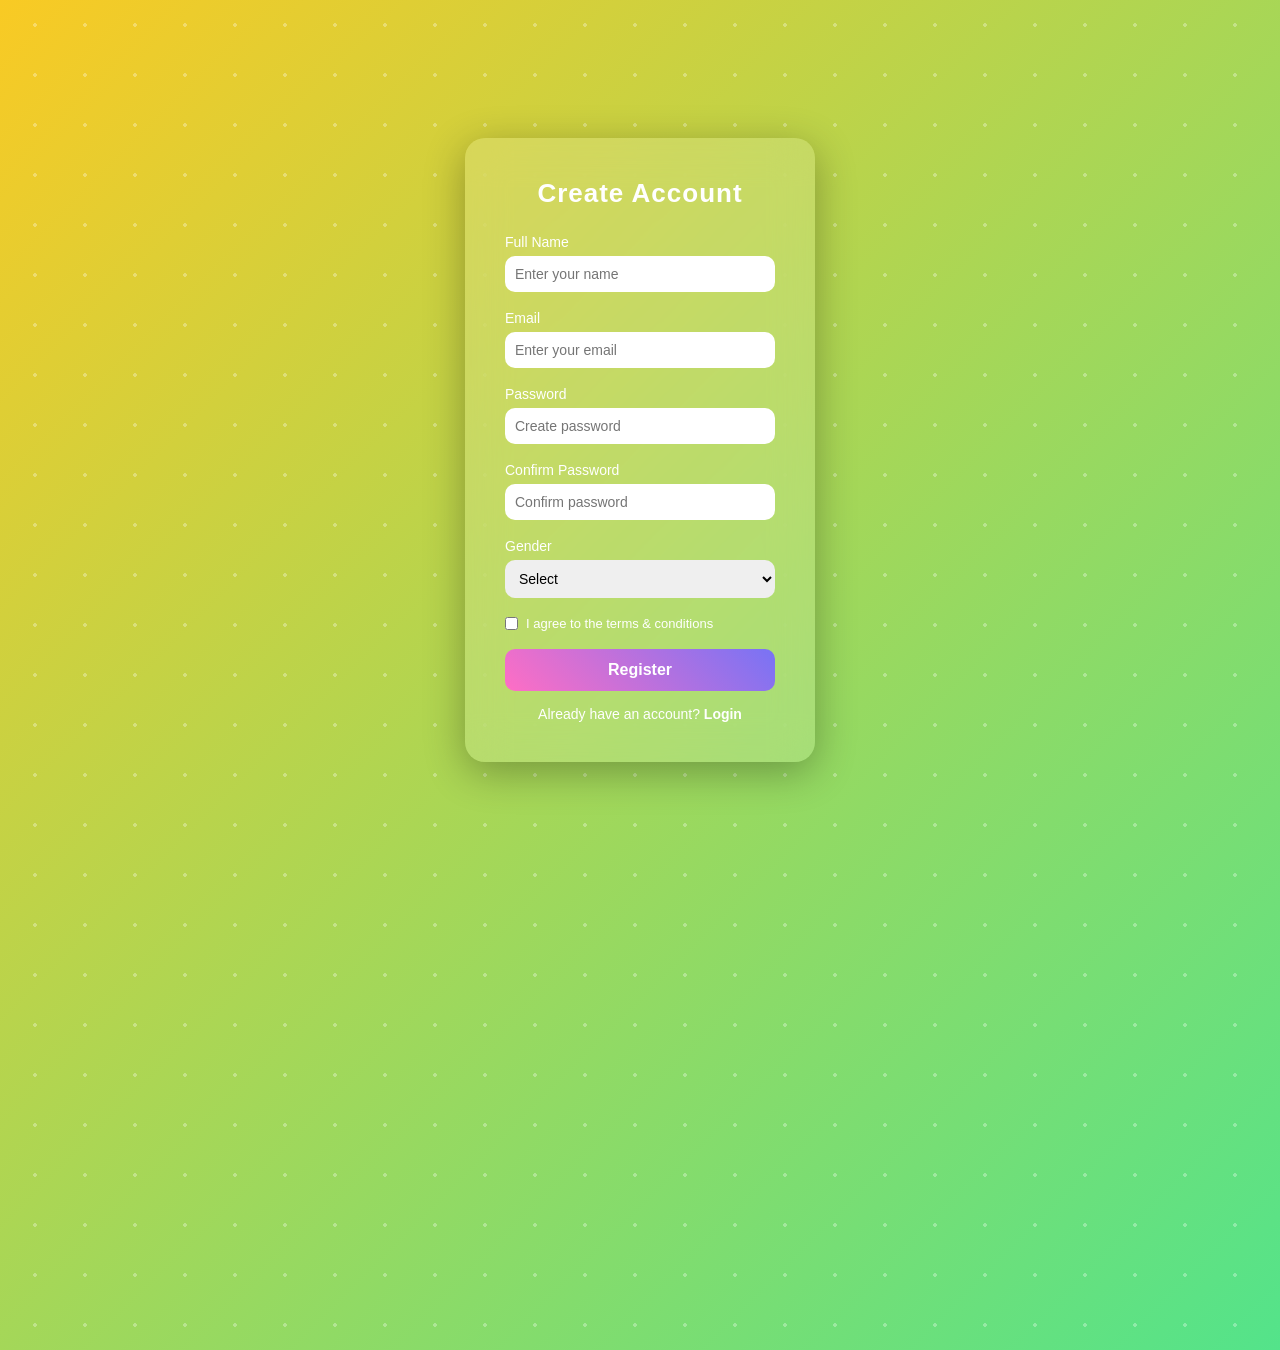
<file: form/form.html>
<!DOCTYPE html>
<html lang="en">
<head>
    <meta charset="UTF-8">
    <title>Registration Form</title>
    <link rel="stylesheet" href="style.css">
</head>
<body>

<div class="container">
    <form class="form-box">
        <h2>Create Account</h2>

        <div class="input-group">
            <label>Full Name</label>
            <input type="text" placeholder="Enter your name" required>
        </div>

        <div class="input-group">
            <label>Email</label>
            <input type="email" placeholder="Enter your email" required>
        </div>

        <div class="input-group">
            <label>Password</label>
            <input type="password" placeholder="Create password" required>
        </div>

        <div class="input-group">
            <label>Confirm Password</label>
            <input type="password" placeholder="Confirm password" required>
        </div>

        <div class="input-group">
            <label>Gender</label>
            <select required>
                <option value="">Select</option>
                <option>Male</option>
                <option>Female</option>
                <option>Other</option>
            </select>
        </div>

        <div class="input-group checkbox">
            <input type="checkbox" required>
            <span>I agree to the terms & conditions</span>
        </div>

        <button type="submit">Register</button>

        <p class="login-text">Already have an account? <a href="#">Login</a></p>
    </form>
</div>

</body>
</html>
</file>
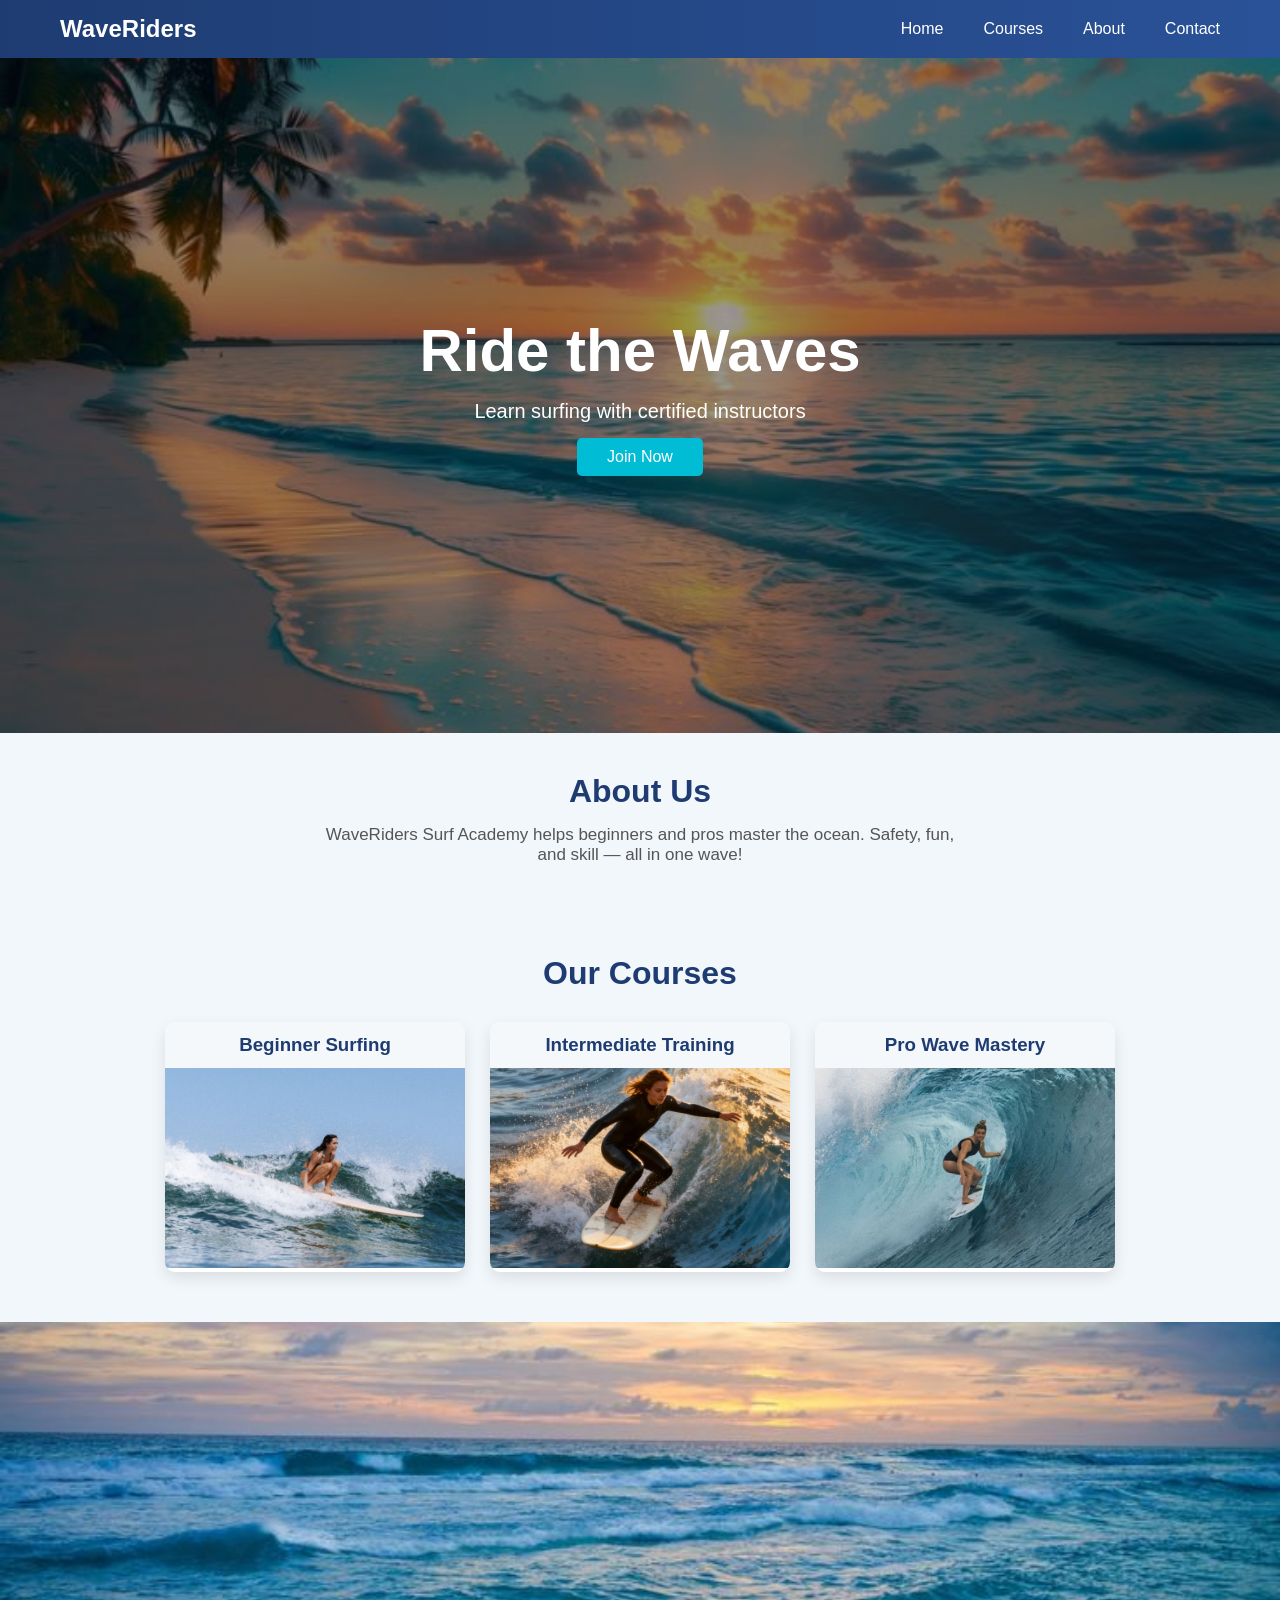
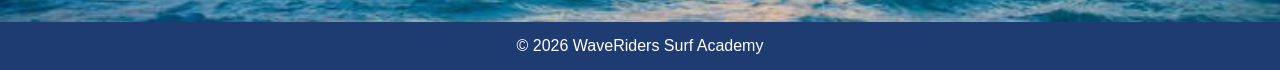
<file: ride the wave/ride.html>
<!DOCTYPE html>
<html lang="en">
<head>
    <meta charset="UTF-8">
    <title>WaveRiders Surf Academy</title>
    <meta name="viewport" content="width=device-width, initial-scale=1.0">
    <link rel="stylesheet" href="style.css">
</head>
<body>


    <header>
        <nav class="navbar">
            <div class="logo">WaveRiders</div>
            <ul class="nav-links">
                <li><a href="#">Home</a></li>
                <li><a href="#courses">Courses</a></li>
                <li><a href="#about">About</a></li>
                <li><a href="#">Contact</a></li>
            </ul>
        </nav>
    </header>

  
    <section class="hero">
        <div class="hero-content">
            <h1>Ride the Waves</h1>
            <p>Learn surfing with certified instructors</p>
            <a href="#" class="btn">Join Now</a>
        </div>
    </section>


    <section id="about" class="about">
        <h2>About Us</h2>
        <p>
            WaveRiders Surf Academy helps beginners and pros master the ocean.
            Safety, fun, and skill — all in one wave!
        </p>
    </section>

    
    <section id="courses" class="courses">
        <h2>Our Courses</h2>

        <div class="course-container">

            <div class="card">
                <h3>Beginner Surfing</h3>
                <img src="pic2.jpg" alt="Beginner Surfing">
            </div>

            <div class="card">
                <h3>Intermediate Training</h3>
                <img src="pic4.jpg" alt="Intermediate Training">
            </div>

            <div class="card">
                <h3>Pro Wave Mastery</h3>
                <img src="pic3.jpg" alt="Pro Wave Mastery">
            </div>

        </div>
    </section>

   
    <section class="bottom-image"></section>


    <footer>
        ©️ 2026 WaveRiders Surf Academy
    </footer>

</body>
</html>
</file>
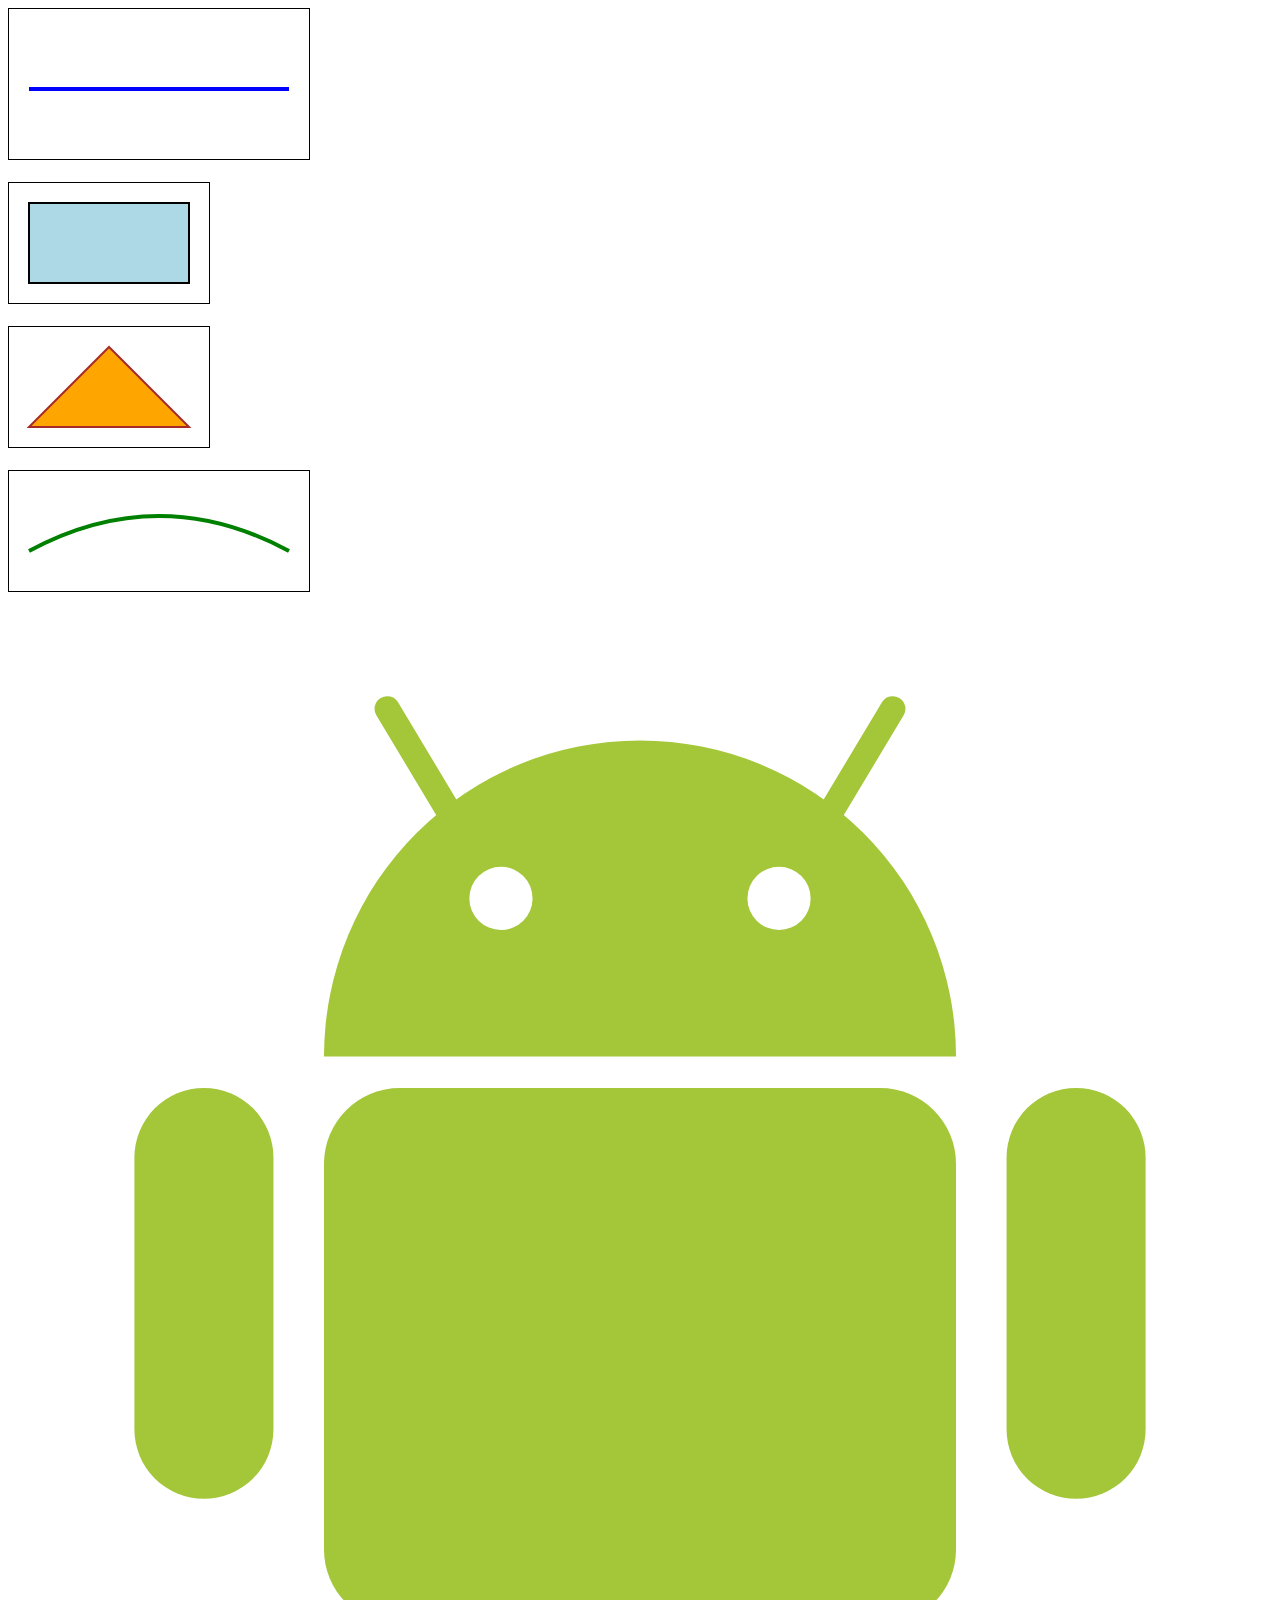
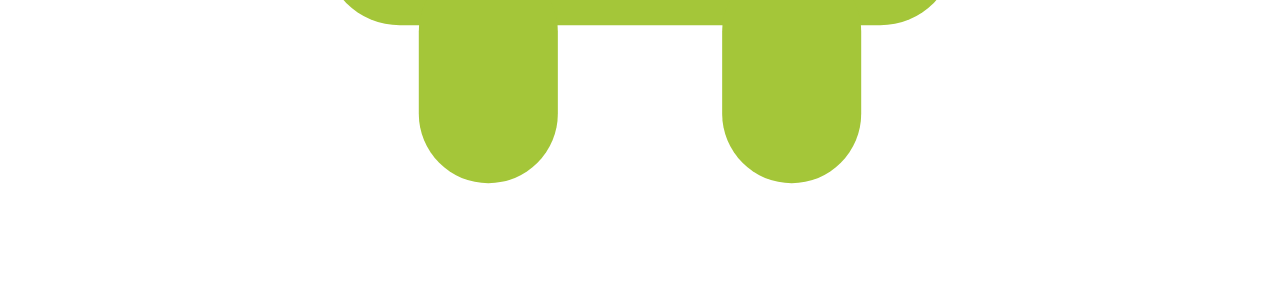
<file: svg/SVG.html>
<!DOCTYPE html>
<html>

<body>

    <!-- Straight Line -->
    <svg width="300" height="150" style="border:1px solid black""">
        <path d="M 20 80 L 280 80" stroke="blue" stroke-width="4" fill="none" />
    </svg>

    <br><br>

    <!-- Rectangle -->
    <svg width="200" height="120" style="border:1px solid black">
        <path d="M 20 20 L 180 20 L 180 100 L 20 100 Z" stroke="black" fill="lightblue" stroke-width="2" />
    </svg>

    <br><br>

    <!-- Triangle -->
    <svg width="200" height="120" style="border:1px solid black">
        <path d="M 100 20 L 180 100 L 20 100 Z" fill="orange" stroke="brown" stroke-width="2" />
    </svg>

    <br><br>

    <!-- Curve -->
    <svg width="300" height="120" style="border:1px solid black">
        <path d="M 20 80 Q 150 10 280 80" stroke="green" stroke-width="4" fill="none" />
    </svg>

    <br><br>
    <!-- Android symbol-->
    <svg xmlns="http://www.w3.org/2000/svg" viewBox="0 0 200 200">
        <g fill="#A4C639">

            <g>
                <path d="M 50,70 A 50,50 0 0 1 150,70 Z" />

                <line x1="72" y1="35" x2="60" y2="15" stroke="#A4C639" stroke-width="4" stroke-linecap="round" />
                <line x1="128" y1="35" x2="140" y2="15" stroke="#A4C639" stroke-width="4" stroke-linecap="round" />
            </g>

            <rect x="50" y="75" width="100" height="85" rx="12" ry="12" />

            <rect x="20" y="75" width="22" height="65" rx="11" ry="11" />
            <rect x="158" y="75" width="22" height="65" rx="11" ry="11" />

            <rect x="65" y="150" width="22" height="35" rx="11" ry="11" />
            <rect x="113" y="150" width="22" height="35" rx="11" ry="11" />

        </g>

        <circle cx="78" cy="45" r="5" fill="#FFFFFF" />
        <circle cx="122" cy="45" r="5" fill="#FFFFFF" />

    </svg>
    


</body>

</html>
</file>
<file: vision board/style.css>
body {
    margin: 0;
    height: 100vh;
    display: flex;
    justify-content: center;
    align-items: center;
    font-family: Arial;
    color: white;
    background: linear-gradient(270deg, pink, skyblue, lightgreen, lightyellow);
    background-size: 400% 400%;
    animation: move 8s infinite;
}

@keyframes move {
    0% {background-position: 0% 50%;}
    50% {background-position: 100% 50%;}
    100% {background-position: 0% 50%;}
}

.container { text-align: center; }

.year { font-size: 60px; }
.msg { font-size: 22px; }

/* Main Button */
.btn {
    padding: 12px 25px;
    font-size: 18px;
    border: none;
    border-radius: 25px;
    cursor: pointer;
    background: white;
    color: black;
}

.btn:hover {
    background: black;
    color: white;
}

/* Floating Emojis */
.floating, .floating2 {
    position: absolute;
    font-size: 40px;
    animation: float 6s infinite;
}

.floating { left: 20%; top: 80%; }
.floating2 { right: 20%; top: 90%; animation-delay: 2s; }

@keyframes float {
    0% { transform: translateY(0); }
    50% { transform: translateY(-200px); }
    100% { transform: translateY(0); }
}

/* Popup */
.vision-board {
    position: fixed;
    top: 0;
    left: 0;
    width: 100%;
    height: 100%;
    background: rgba(0,0,0,0.85);
    display: none;
    justify-content: center;
    align-items: center;
}

.vision-content {
    background: white;
    padding: 20px;
    border-radius: 15px;
    width: 85%;
    text-align: center;
    max-height: 80vh;
    overflow-y: auto;
}

.vision-content h2 {
    color: black;
}

/* Music Button */
.music-btn {
    padding: 10px 20px;
    background: #ff00cc;
    border: none;
    color: white;
    font-size: 16px;
    border-radius: 20px;
    cursor: pointer;
    margin-bottom: 15px;
}

.music-btn:hover {
    background: #ff66ff;
}

/* Grid */
.vision-grid {
    display: grid;
    grid-template-columns: repeat(5, 1fr);
    gap: 5px;
}

.vision-card img {
    width: 100%;
    height: 160px;
    object-fit: cover;
    border-radius: 8px;
}

/* Close Button */
.vision-content button {
    margin-top: 15px;
    padding: 10px 25px;
    border: none;
    background: black;
    color: white;
    border-radius: 20px;
    cursor: pointer;
}
</file>
<file: form/style.css>
/* Reset */
* {
    margin: 0;
    padding: 0;
    box-sizing: border-box;
    font-family: 'Segoe UI', sans-serif;
}

/* Animated Gradient Background */
body {
    height: 100vh;
    display: flex;
    justify-content: center;
    align-items: center;
    overflow: hidden;
    background: linear-gradient(-45deg, #ff6ec4, #7873f5, #42e695, #f9ca24);
    background-size: 400% 400%;
    animation: gradientMove 10s ease infinite;
    position: relative;
}

/* Gradient Animation */
@keyframes gradientMove {
    0% { background-position: 0% 50%; }
    50% { background-position: 100% 50%; }
    100% { background-position: 0% 50%; }
}

/* Floating Particles */
body::before {
    content: "";
    position: absolute;
    width: 200%;
    height: 200%;
    background-image: radial-gradient(circle, rgba(255,255,255,0.3) 2px, transparent 2px);
    background-size: 50px 50px;
    animation: moveParticles 20s linear infinite;
}

@keyframes moveParticles {
    from { transform: translateY(0); }
    to { transform: translateY(-200px); }
}

/* Container */
.container {
    position: relative;
    z-index: 1;
}

/* Form Box */
.form-box {
    background: rgba(255, 255, 255, 0.15);
    backdrop-filter: blur(20px);
    padding: 40px;
    width: 350px;
    border-radius: 20px;
    box-shadow: 0 10px 40px rgba(0, 0, 0, 0.3);
    color: #fff;
    animation: fadeIn 1s ease-in-out;
}

/* Title */
.form-box h2 {
    text-align: center;
    margin-bottom: 25px;
    font-size: 26px;
    letter-spacing: 1px;
}

/* Input Group */
.input-group {
    margin-bottom: 18px;
    display: flex;
    flex-direction: column;
}

.input-group label {
    margin-bottom: 6px;
    font-size: 14px;
}

/* Inputs */
.input-group input,
.input-group select {
    padding: 10px;
    border: none;
    border-radius: 10px;
    outline: none;
    font-size: 14px;
    transition: 0.3s ease;
}

/* Glow on Focus */
.input-group input:focus,
.input-group select:focus {
    box-shadow: 0 0 12px #fff;
    transform: scale(1.03);
}

/* Checkbox */
.checkbox {
    flex-direction: row;
    align-items: center;
    gap: 8px;
    font-size: 13px;
}

/* Button */
button {
    width: 100%;
    padding: 12px;
    border: none;
    border-radius: 10px;
    background: linear-gradient(45deg, #ff6ec4, #7873f5);
    color: #fff;
    font-size: 16px;
    font-weight: bold;
    cursor: pointer;
    transition: 0.4s ease;
}

/* Button Hover Animation */
button:hover {
    transform: scale(1.05);
    box-shadow: 0 0 20px #fff;
}

/* Login Text */
.login-text {
    margin-top: 15px;
    text-align: center;
    font-size: 14px;
}

.login-text a {
    color: #fff;
    font-weight: bold;
    text-decoration: none;
}

.login-text a:hover {
    text-decoration: underline;
}

/* Fade In Animation */
@keyframes fadeIn {
    from {
        opacity: 0;
        transform: translateY(-30px);
    }
    to {
        opacity: 1;
        transform: translateY(0);
    }
}
</file>
<file: ride the wave/style.css>
* {
    margin: 0;
    padding: 0;
    box-sizing: border-box;
    font-family: 'Segoe UI', sans-serif;
}

body {
    background: #f2f7fb;
}

/* NAVBAR */
.navbar {
    background: linear-gradient(to right, #1e3c72, #2a5298);
    padding: 15px 60px;
    display: flex;
    justify-content: space-between;
    align-items: center;
}

.logo {
    color: white;
    font-size: 24px;
    font-weight: bold;
}

.nav-links {
    list-style: none;
    display: flex;
    gap: 40px;
}

.nav-links a {
    text-decoration: none;
    color: white;
}

/* HERO */
.hero {
    height: 75vh;   /* reduced from 90vh */
    background: linear-gradient(rgba(0,0,0,0.4), rgba(0,0,0,0.4)),
                url("pic5.jpg") center/cover no-repeat;
    display: flex;
    justify-content: center;
    align-items: center;
    text-align: center;
    color: white;
}

.hero h1 {
    font-size: 60px;
}

.hero p {
    margin: 15px 0;
    font-size: 20px;
}

.btn {
    display: inline-block;
    padding: 10px 30px;
    background: #00bcd4;
    color: white;
    text-decoration: none;
    border-radius: 5px;
}


.about {
    text-align: center;
    padding: 40px 20px;  
}

.about h2 {
    font-size: 32px;
    color: #1e3c72;
    margin-bottom: 15px;
}

.about p {
    max-width: 650px;
    margin: auto;
    font-size: 17px;
    color: #555;
}

/* COURSES */
.courses {
    text-align: center;
    padding: 50px 20px; 
}

.courses h2 {
    font-size: 32px;
    color: #1e3c72;
    margin-bottom: 30px;
}

.course-container {
    display: flex;
    justify-content: center;
    gap: 25px;
    flex-wrap: wrap;
}

.card {
    background: white;
    width: 300px;
    border-radius: 10px;
    overflow: hidden;
    box-shadow: 0 6px 15px rgba(0,0,0,0.1);
}

.card h3 {
    padding: 12px;
    background: #f4f8fb;
    color: #1e3c72;
}

.card img {
    width: 100%;
    height: 200px;
    object-fit: cover;
}


.bottom-image {
    height: 300px;   
    background: url("pic6.jpg") center/cover no-repeat;
}


footer {
    background: #1e3c72;
    color: white;
    text-align: center;
    padding: 15px;
}
</file>
